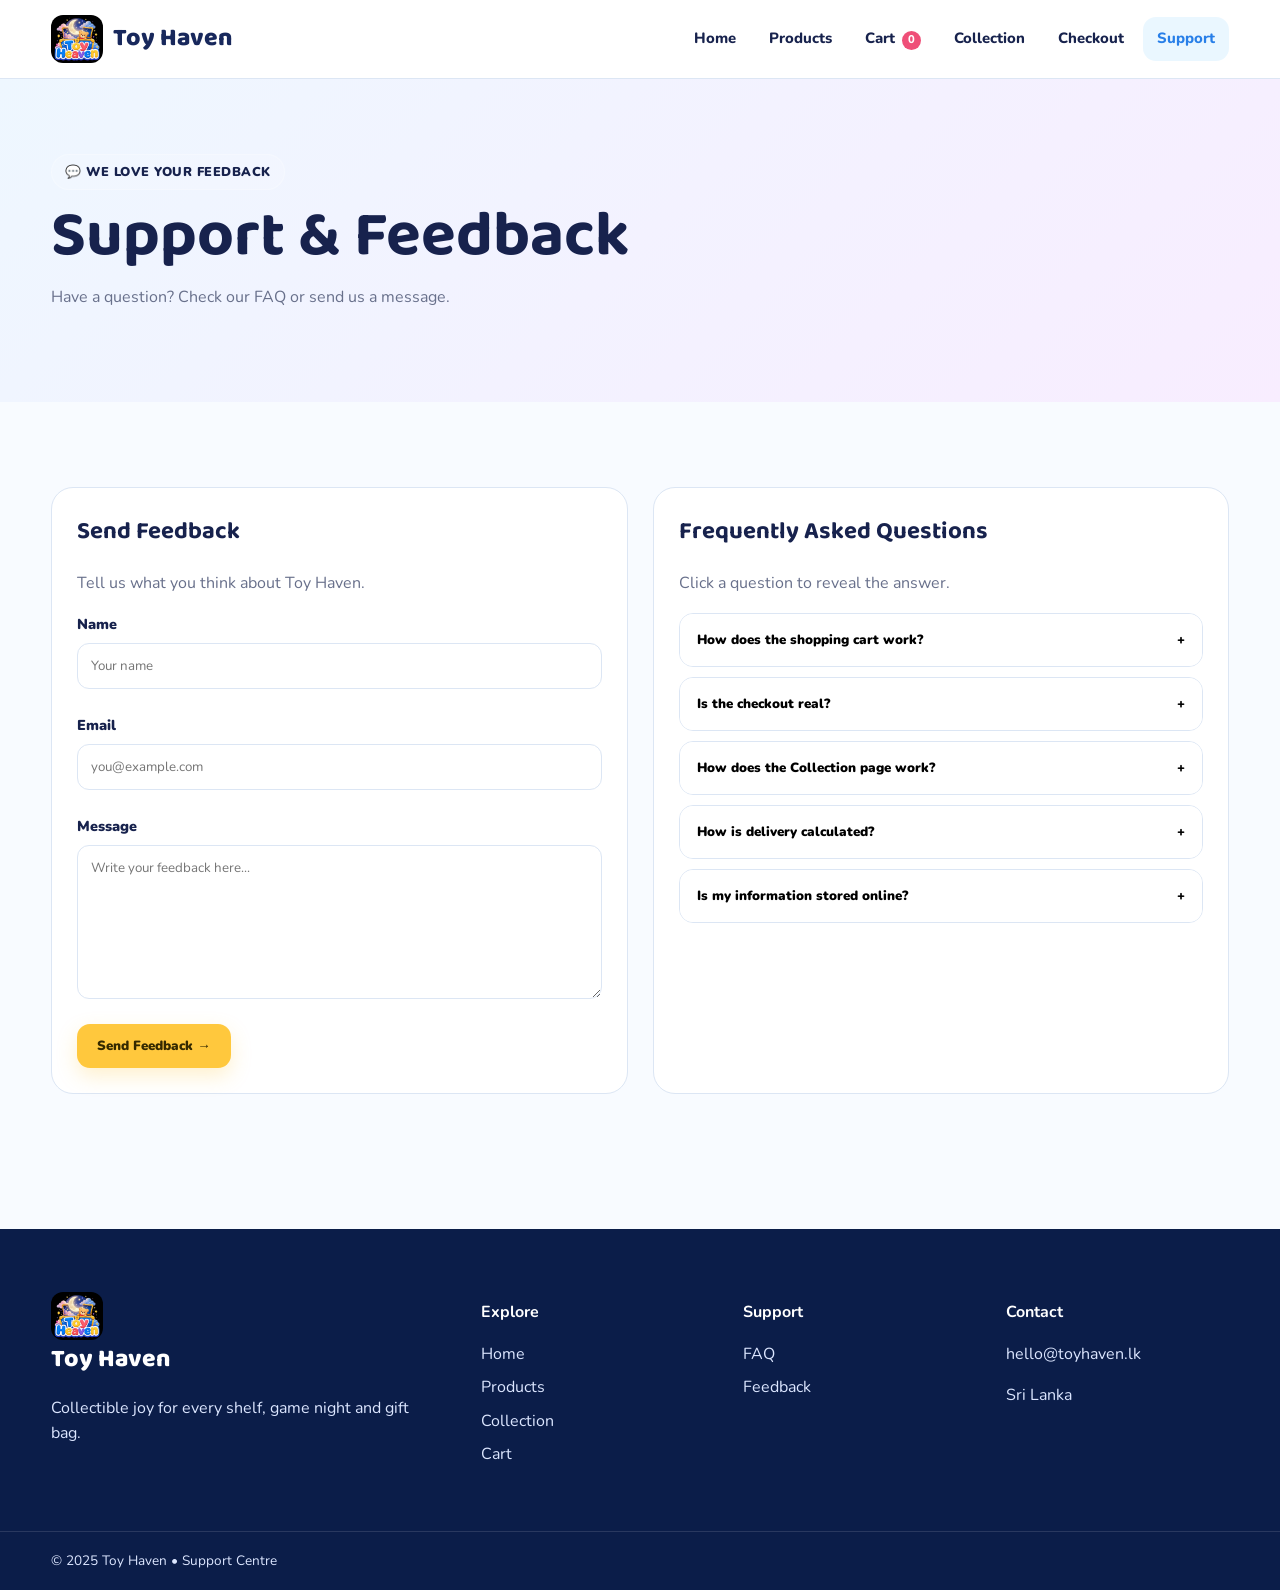
<file: support.html>
<!DOCTYPE html>
<html lang="en">

<head>

    <meta charset="UTF-8">
    <meta name="viewport" content="width=device-width, initial-scale=1.0">
    <meta name="description" content="Send feedback to Toy Haven and read answers to common questions.">
    <meta name="theme-color" content="#18285c">
    <title>Support &amp; Feedback | Toy Haven</title>
    <link rel="icon" href="favicon.png" type="image/png">
    <link rel="apple-touch-icon" href="icon-192.png">
    <link rel="manifest" href="manifest.webmanifest">
    <link rel="stylesheet" href="style.css">

</head>

<body>

<header class="site-header">

<div class="container nav-container">

<a href="index.html"
class="logo-link">

<img src="Logo.jpeg"
alt="Toy Haven Logo">

<span>Toy Haven</span>

</a>

<button class="menu-button"
id="menuButton" aria-label="Open navigation">
☰
</button>

<nav class="navigation"
id="navigation">

<a href="index.html">Home</a>

<a href="products.html">Products</a>

<a href="cart.html">
Cart
<span class="cart-badge">0</span>
</a>

<a href="wishlist.html">
Collection
</a>

<a href="checkout.html">
Checkout
</a>

<a href="support.html"
class="active">
Support
</a>

</nav>

</div>

</header>


<main>

<section class="page-banner">

<div class="container">

<span class="eyebrow">
💬 WE LOVE YOUR FEEDBACK
</span>

<h1>
Support & Feedback
</h1>

<p>
Have a question? Check our FAQ or
send us a message.
</p>

</div>

</section>


<section class="section">

<div class="container support-grid">


<div class="form-panel">

<h2>
Send Feedback
</h2>

<p class="muted">
Tell us what you think about Toy Haven.
</p>


<div id="feedbackSuccess"
class="success-message">

Thank you!
Your feedback has been saved successfully.

</div>


<form id="feedbackForm"
novalidate>


<div class="form-field">

<label for="feedbackName">
Name
</label>

<input
id="feedbackName"
name="name"
type="text"
required
placeholder="Your name">

<small class="form-error"
id="feedbackNameError">
</small>

</div>


<div class="form-field">

<label for="feedbackEmail">
Email
</label>

<input
id="feedbackEmail"
name="email"
type="email"
required
placeholder="you@example.com">

<small class="form-error"
id="feedbackEmailError">
</small>

</div>


<div class="form-field">

<label for="feedbackMessage">
Message
</label>

<textarea
id="feedbackMessage"
name="message"
rows="7"
required
placeholder="Write your feedback here..."></textarea>

<small class="form-error"
id="feedbackMessageError">
</small>

</div>


<button type="submit"
class="button button-primary">

Send Feedback →

</button>

</form>

</div>


<!-- FAQ -->

<div class="form-panel">

<h2>
Frequently Asked Questions
</h2>

<p class="muted">
Click a question to reveal the answer.
</p>


<div class="faq-list">


<div class="faq-item">

<button class="faq-question">

How does the shopping cart work?

<span>+</span>

</button>

<div class="faq-answer">

Products can be added from the Products page.
The cart quantity and products are stored
using localStorage so they remain after
refreshing the page.

</div>

</div>


<div class="faq-item">

<button class="faq-question">

Is the checkout real?

<span>+</span>

</button>

<div class="faq-answer">

No. The checkout is a front-end simulation
created for the academic project. No real
payment is processed.

</div>

</div>


<div class="faq-item">

<button class="faq-question">

How does the Collection page work?

<span>+</span>

</button>

<div class="faq-answer">

Click the heart icon on a product to add it
to your collection. You can then mark the
product as Interested, Owned or Not Interested.

</div>

</div>


<div class="faq-item">

<button class="faq-question">

How is delivery calculated?

<span>+</span>

</button>

<div class="faq-answer">

The demonstration uses LKR 500 delivery
for orders below LKR 15,000. Orders of
LKR 15,000 or more receive free simulated
delivery.

</div>

</div>


<div class="faq-item">

<button class="faq-question">

Is my information stored online?

<span>+</span>

</button>

<div class="faq-answer">

No. This academic front-end demonstration
stores form and shopping information in
the browser's localStorage.

</div>

</div>


</div>

</div>

</div>

</section>

</main>


<footer class="footer">

<div class="container footer-grid">

<div>

<a href="index.html"
class="logo-link footer-logo">

<img src="Logo.jpeg"
alt="Toy Haven Logo">

<span>Toy Haven</span>

</a>

<p>
Collectible joy for every shelf,
game night and gift bag.
</p>

</div>


<div>

<h3>Explore</h3>

<a href="index.html">Home</a>
<a href="products.html">Products</a>
<a href="wishlist.html">Collection</a>
<a href="cart.html">Cart</a>

</div>


<div>

<h3>Support</h3>

<a href="support.html">FAQ</a>
<a href="#feedbackForm">Feedback</a>

</div>


<div>

<h3>Contact</h3>

<p>
hello@toyhaven.lk
</p>

<p>
Sri Lanka
</p>

</div>

</div>


<div class="footer-bottom">

<div class="container">

© 2025 Toy Haven • Support Centre

</div>

</div>

</footer>


<div class="toast"
id="toast">
</div>


<script src="products.js"></script>
<script src="app.js"></script>


<script>

document.addEventListener("DOMContentLoaded", function () {


    /* FAQ */

    document.querySelectorAll(".faq-question")
        .forEach(function (button) {

            button.addEventListener(
                "click",
                function () {

                    const item =
                        button.parentElement;

                    item.classList.toggle("open");

                }
            );

        });


    /* FEEDBACK */

    document.getElementById("feedbackForm")
        .addEventListener("submit", function (event) {

            event.preventDefault();


            document.getElementById(
                "feedbackNameError"
            ).textContent = "";

            document.getElementById(
                "feedbackEmailError"
            ).textContent = "";

            document.getElementById(
                "feedbackMessageError"
            ).textContent = "";


            const name =
                document.getElementById(
                    "feedbackName"
                ).value.trim();


            const email =
                document.getElementById(
                    "feedbackEmail"
                ).value.trim();


            const message =
                document.getElementById(
                    "feedbackMessage"
                ).value.trim();


            let valid = true;


            if (name.length < 2) {

                document.getElementById(
                    "feedbackNameError"
                ).textContent =
                    "Please enter your name.";

                valid = false;

            }


            if (!/^\S+@\S+\.\S+$/.test(email)) {

                document.getElementById(
                    "feedbackEmailError"
                ).textContent =
                    "Please enter a valid email.";

                valid = false;

            }


            if (message.length < 10) {

                document.getElementById(
                    "feedbackMessageError"
                ).textContent =
                    "Please enter at least 10 characters.";

                valid = false;

            }


            if (!valid) return;


            const feedback =
                ToyHaven.read(
                    ToyHaven.KEYS.feedback,
                    []
                );


            feedback.unshift({

                name: name,

                email: email,

                message: message,

                date:
                    new Date().toISOString()

            });


            ToyHaven.write(
                ToyHaven.KEYS.feedback,
                feedback
            );


            this.reset();


            document.getElementById(
                "feedbackSuccess"
            ).classList.add("show");


            ToyHaven.showToast(
                "Feedback submitted successfully!"
            );

        });

});

</script>

</body>
</html>
</file>
<file: style.css>
@import url('https://fonts.googleapis.com/css2?family=Baloo+2:wght@500;600;700;800&family=Nunito:wght@400;600;700;800;900&display=swap');

:root {

    --navy: #18285c;
    --blue: #287fe8;
    --sky: #eaf7ff;

    --pink: #ef4f78;
    --pink-light: #fff0f5;

    --yellow: #ffc83d;
    --orange: #ff8b3d;

    --purple: #7651d6;
    --green: #2fb890;

    --white: #ffffff;

    --background: #f8fbff;

    --text: #17224d;
    --muted: #68708b;

    --border: #dce6f4;

    --shadow:
        0 18px 45px
        rgba(30, 55, 105, 0.12);

    --radius: 22px;

}


* {
    box-sizing: border-box;
}


html {
    scroll-behavior: smooth;
}


body {

    margin: 0;

    font-family:
        "Nunito",
        sans-serif;

    background:
        var(--background);

    color:
        var(--text);

    line-height: 1.6;

}


img {
    max-width: 100%;
    display: block;
}


a {
    text-decoration: none;
    color: inherit;
}


button,
input,
textarea,
select {
    font-family: inherit;
}


button {
    cursor: pointer;
}


.container {

    width:
        min(1180px, 92%);

    margin:
        0 auto;

}


.site-header {

    position: sticky;

    top: 0;

    z-index: 1000;

    background:
        rgba(255,255,255,0.95);

    backdrop-filter:
        blur(15px);

    border-bottom:
        1px solid var(--border);

}


.nav-container {

    min-height: 78px;

    display:
        flex;

    align-items:
        center;

    justify-content:
        space-between;

}


.logo-link {

    display:
        flex;

    align-items:
        center;

    gap: 10px;

    font-family:
        "Baloo 2",
        sans-serif;

    font-size:
        1.55rem;

    font-weight:
        800;

    color:
        var(--navy);

}


.logo-link img {

    width:
        52px;

    height:
        48px;

    object-fit:
        cover;

    border-radius:
        12px;

}


.navigation {

    display:
        flex;

    align-items:
        center;

    gap: 5px;

}


.navigation a {

    padding:
        10px 14px;

    border-radius:
        13px;

    font-weight:
        800;

    font-size:
        .93rem;

}


.navigation a:hover,
.navigation a.active {

    background:
        var(--sky);

    color:
        var(--blue);

}


.menu-button {

    display:
        none;

    border:
        none;

    background:
        var(--navy);

    color:
        white;

    width:
        45px;

    height:
        45px;

    border-radius:
        13px;

    font-size:
        1.4rem;

}


.cart-badge {

    background:
        var(--pink);

    color:
        white;

    border-radius:
        50%;

    min-width:
        19px;

    height:
        19px;

    display:
        inline-grid;

    place-items:
        center;

    font-size:
        .7rem;

    margin-left:
        3px;

}


.promotion-bar {

    overflow:
        hidden;

    white-space:
        nowrap;

    background:
        var(--navy);

    color:
        white;

}


.promotion-track {

    display:
        flex;

    width:
        max-content;

    animation:
        promotionMove 25s linear infinite;

}


.promotion-track span {

    padding:
        11px 35px;

    font-size:
        .85rem;

    font-weight:
        800;

}


@keyframes promotionMove {

    from {
        transform:
            translateX(0);
    }

    to {
        transform:
            translateX(-50%);
    }

}


/* HERO */

.hero {

    background:
        linear-gradient(
            135deg,
            #18285c,
            #287fe8
        );

    color:
        white;

    overflow:
        hidden;

}


.hero-grid {

    min-height:
        650px;

    display:
        grid;

    grid-template-columns:
        1.1fr .9fr;

    align-items:
        center;

    gap:
        40px;

}


.hero-content {

    padding:
        70px 0;

}


.eyebrow {

    display:
        inline-block;

    padding:
        7px 13px;

    border-radius:
        50px;

    background:
        rgba(255,255,255,.15);

    border:
        1px solid
        rgba(255,255,255,.25);

    font-size:
        .8rem;

    font-weight:
        900;

    letter-spacing:
        .04em;

}


.hero h1 {

    font-family:
        "Baloo 2",
        sans-serif;

    font-size:
        clamp(3.2rem, 7vw, 5.7rem);

    line-height:
        .9;

    margin:
        22px 0;

}


.hero h1 span {

    color:
        var(--yellow);

}


.hero p {

    max-width:
        600px;

    font-size:
        1.1rem;

    color:
        #dce8ff;

}


.hero-buttons {

    display:
        flex;

    flex-wrap:
        wrap;

    gap:
        12px;

    margin-top:
        25px;

}


.button {

    display:
        inline-flex;

    align-items:
        center;

    justify-content:
        center;

    gap:
        8px;

    padding:
        13px 20px;

    border:
        none;

    border-radius:
        13px;

    font-weight:
        900;

    transition:
        .25s;

}


.button:hover {

    transform:
        translateY(-3px);

}


.button-primary {

    background:
        var(--yellow);

    color:
        #342900;

    box-shadow:
        0 8px 20px
        rgba(255,200,61,.25);

}


.button-secondary {

    background:
        rgba(255,255,255,.12);

    color:
        white;

    border:
        1px solid
        rgba(255,255,255,.3);

}


.button-outline {

    background:
        transparent;

    border:
        1px solid var(--border);

    color:
        var(--navy);

}


.button-light {

    background:
        white;

    color:
        var(--navy);

}


.full-button {

    width:
        100%;

    margin-top:
        10px;

}


.hero-features {

    display:
        flex;

    gap:
        35px;

    margin-top:
        40px;

}


.hero-features div {

    display:
        flex;

    flex-direction:
        column;

}


.hero-features strong {

    font-family:
        "Baloo 2";

    font-size:
        1.6rem;

    color:
        var(--yellow);

}


.hero-features span {

    font-size:
        .8rem;

    color:
        #dbe6ff;

}


.hero-visual {

    min-height:
        500px;

    position:
        relative;

    display:
        grid;

    place-items:
        center;

}


.hero-circle {

    width:
        430px;

    height:
        430px;

    border-radius:
        50%;

    background:
        radial-gradient(
            circle,
            #ffd96b,
            #ff8b3d
        );

    box-shadow:
        0 0 100px
        rgba(255,200,61,.25);

}


.hero-toy {

    position:
        absolute;

    width:
        330px;

    animation:
        floatToy 4s ease-in-out infinite;

}


@keyframes floatToy {

    0%,100% {
        transform:
            translateY(0)
            rotate(-2deg);
    }

    50% {
        transform:
            translateY(-18px)
            rotate(2deg);
    }

}


.floating-card {

    position:
        absolute;

    background:
        white;

    color:
        var(--navy);

    padding:
        13px 18px;

    border-radius:
        15px;

    box-shadow:
        var(--shadow);

    font-weight:
        900;

}


.floating-card-one {

    top:
        80px;

    right:
        0;

}


.floating-card-two {

    bottom:
        80px;

    left:
        0;

}


.section {

    padding:
        85px 0;

}


.light-section {

    background:
        #eef7ff;

}


.section-heading {

    display:
        flex;

    align-items:
        end;

    justify-content:
        space-between;

    gap:
        20px;

    margin-bottom:
        35px;

}


.section-heading h2 {

    font-family:
        "Baloo 2";

    font-size:
        2.7rem;

    line-height:
        1;

    margin:
        6px 0;

}


.section-heading p {

    margin:
        0;

    color:
        var(--muted);

}


.small-title {

    color:
        var(--blue);

    font-size:
        .75rem;

    font-weight:
        900;

    letter-spacing:
        .12em;

}


.text-link {

    color:
        var(--blue);

    font-weight:
        900;

}


.category-grid {

    display:
        grid;

    grid-template-columns:
        repeat(4,1fr);

    gap:
        18px;

}


.category-card {

    min-height:
        210px;

    border-radius:
        25px;

    padding:
        25px;

    color:
        white;

    display:
        flex;

    flex-direction:
        column;

    justify-content:
        flex-end;

    position:
        relative;

    overflow:
        hidden;

    box-shadow:
        var(--shadow);

    transition:
        .3s;

}


.category-card:hover {

    transform:
        translateY(-8px);

}


.category-card h3 {

    font-family:
        "Baloo 2";

    font-size:
        1.7rem;

    margin:
        8px 0 0;

}


.category-card p {

    margin:
        0;

    opacity:
        .9;

}


.category-icon {

    font-size:
        3rem;

}


.category-purple {

    background:
        linear-gradient(
            135deg,
            #7651d6,
            #e45d92
        );

}


.category-blue {

    background:
        linear-gradient(
            135deg,
            #168dca,
            #287fe8
        );

}


.category-orange {

    background:
        linear-gradient(
            135deg,
            #ff8b3d,
            #ef4f78
        );

}


.category-green {

    background:
        linear-gradient(
            135deg,
            #168e7a,
            #2fb890
        );

}


.daily-product {

    display:
        grid;

    grid-template-columns:
        1fr 1fr;

    overflow:
        hidden;

    border-radius:
        30px;

    background:
        white;

    border:
        1px solid
        #ffe0a2;

    box-shadow:
        var(--shadow);

}


.daily-image {

    min-height:
        420px;

    background:
        linear-gradient(
            135deg,
            #ffd96b,
            #ff9b54
        );

    display:
        grid;

    place-items:
        center;

}


.daily-image img {

    width:
        70%;

    max-width:
        400px;

}


.daily-content {

    padding:
        55px;

    display:
        flex;

    flex-direction:
        column;

    justify-content:
        center;

}


.daily-content h2 {

    font-family:
        "Baloo 2";

    font-size:
        3rem;

    line-height:
        1;

    margin:
        12px 0;

}


.daily-content p {

    color:
        var(--muted);

}


.product-badge {

    display:
        inline-block;

    width:
        fit-content;

    padding:
        5px 10px;

    background:
        #fff0c9;

    color:
        #805500;

    border-radius:
        30px;

    font-size:
        .75rem;

    font-weight:
        900;

}


.category-text {

    display:
        block;

    color:
        var(--muted);

    font-size:
        .8rem;

    font-weight:
        800;

    margin-top:
        8px;

}


.large-price {

    font-family:
        "Baloo 2";

    font-size:
        1.8rem;

    font-weight:
        900;

    color:
        var(--navy);

    margin:
        12px 0;

}


.product-grid {

    display:
        grid;

    grid-template-columns:
        repeat(4,1fr);

    gap:
        20px;

}


.product-card {

    background:
        white;

    border:
        1px solid
        var(--border);

    border-radius:
        22px;

    overflow:
        hidden;

    box-shadow:
        0 8px 25px
        rgba(30,55,105,.06);

    transition:
        .3s;

}


.product-card:hover {

    transform:
        translateY(-7px);

    box-shadow:
        var(--shadow);

}


.product-image {

    aspect-ratio:
        1/.85;

    background:
        #edf6ff;

    overflow:
        hidden;

}


.product-image img {

    width:
        100%;

    height:
        100%;

    object-fit:
        cover;

    transition:
        .4s;

}


.product-card:hover
.product-image img {

    transform:
        scale(1.05);

}


.product-content {

    padding:
        18px;

}


.product-top {

    display:
        flex;

    align-items:
        center;

    justify-content:
        space-between;

    gap:
        8px;

}


.product-card h3 {

    font-size:
        1.1rem;

    margin:
        10px 0 4px;

}


.rating {

    color:
        #f5a400;

    font-size:
        .85rem;

    font-weight:
        900;

}


.rating span {

    color:
        var(--muted);

}


.product-price {

    font-family:
        "Baloo 2";

    font-size:
        1.45rem;

    font-weight:
        900;

    color:
        var(--navy);

    margin-top:
        5px;

}


.card-actions {

    display:
        flex;

    gap:
        7px;

    margin-top:
        13px;

}


.icon-button {

    width:
        42px;

    height:
        42px;

    border:
        none;

    border-radius:
        12px;

    background:
        var(--sky);

    color:
        var(--blue);

    font-size:
        1.1rem;

    font-weight:
        900;

}


/* OFFERS */

.offers-grid {

    display:
        grid;

    grid-template-columns:
        1.2fr .8fr;

    gap:
        20px;

}


.offer-card {

    min-height:
        270px;

    padding:
        35px;

    border-radius:
        28px;

    color:
        white;

    display:
        flex;

    flex-direction:
        column;

    justify-content:
        flex-end;

}


.offer-card span {

    font-size:
        .75rem;

    font-weight:
        900;

    letter-spacing:
        .1em;

}


.offer-card h3 {

    font-family:
        "Baloo 2";

    font-size:
        2rem;

    margin:
        7px 0;

}


.offer-card p {

    max-width:
        600px;

}


.offer-pink {

    background:
        linear-gradient(
            135deg,
            #ef4f78,
            #7651d6
        );

}


.offer-blue {

    background:
        linear-gradient(
            135deg,
            #187ec0,
            #2fb890
        );

}



.newsletter-section {

    padding:
        70px 0;

    background:
        var(--navy);

    color:
        white;

}


.newsletter-box {

    display:
        flex;

    align-items:
        center;

    justify-content:
        space-between;

    gap:
        40px;

}


.newsletter-box h2 {

    font-family:
        "Baloo 2";

    font-size:
        2.7rem;

    margin:
        5px 0;

}


.newsletter-box p {

    color: #cbd8f7;

}


.newsletter-form {
    display:flex;
    gap: 8px;
    min-width: 360px;
}


.newsletter-form input {
    flex:1;
    min-width:0;
    padding:13px;
    border:none;
    border-radius:12px;
}


.newsletter-form button {
    border:none;
    background:var(--yellow);
    padding:0 18px;
    border-radius:12px;
    font-weight:900;
}


.page-banner {
    padding:75px 0;
    background:linear-gradient( 135deg,#eef7ff,#f8edff);
}


.page-banner h1 {

    font-family:
        "Baloo 2";

    font-size:
        4rem;

    line-height:
        1;

    margin:
        15px 0 10px;

}


.page-banner p {

    color:
        var(--muted);

    max-width:
        650px;

}


.product-toolbar {

    display:
        flex;

    flex-wrap:
        wrap;

    gap:
        15px;

    background:
        white;

    border:
        1px solid var(--border);

    padding:
        16px;

    border-radius:
        20px;

    margin-bottom:
        30px;

}


.product-toolbar input {

    flex:
        1;

    min-width:
        240px;

    border:
        1px solid var(--border);

    border-radius:
        12px;

    padding:
        13px;

    outline:
        none;

}


.filter-buttons {

    display:
        flex;

    gap:
        7px;

    flex-wrap:
        wrap;

}


.filter-button {

    border:
        none;

    background:
        #edf4fc;

    color:
        var(--text);

    padding:
        10px 13px;

    border-radius:
        11px;

    font-weight:
        900;

}


.filter-button.active {

    background:
        var(--navy);

    color:
        white;

}


.cart-layout {

    display:
        grid;

    grid-template-columns:
        1.5fr .6fr;

    gap:
        25px;

}


.cart-panel,
.summary-panel,
.form-panel {

    background:
        white;

    border:
        1px solid var(--border);

    border-radius:
        22px;

    padding:
        25px;

}


.summary-panel {

    height:
        max-content;

    position:
        sticky;

    top:
        100px;

}


.summary-panel h2,
.cart-panel h2,
.form-panel h2 {

    font-family:
        "Baloo 2";

    margin-top:
        0;

}


.summary-row {

    display:
        flex;

    justify-content:
        space-between;

    gap:
        10px;

    padding:
        10px 0;

}


.summary-total {

    display:
        flex;

    justify-content:
        space-between;

    font-size:
        1.25rem;

    font-weight:
        900;

    padding:
        17px 0;

}


.summary-note {

    color:
        var(--muted);

    font-size:
        .85rem;

}


.cart-item {

    display:
        grid;

    grid-template-columns:
        90px 1fr auto auto;

    align-items:
        center;

    gap:
        15px;

    padding:
        16px 0;

    border-bottom:
        1px solid var(--border);

}


.cart-item img {

    width:
        90px;

    height:
        75px;

    object-fit:
        cover;

    border-radius:
        14px;

}


.cart-product h3 {

    margin:
        0;

    font-size:
        1rem;

}


.cart-product p {

    color:
        var(--muted);

    margin:
        2px 0;

    font-size:
        .8rem;

}


.quantity-control {

    display:
        flex;

    align-items:
        center;

    border:
        1px solid var(--border);

    border-radius:
        11px;

    overflow:
        hidden;

}


.quantity-control button {

    border:
        none;

    width:
        35px;

    height:
        35px;

    background:
        #f1f6fb;

}


.quantity-control span {

    width:
        35px;

    text-align:
        center;

    font-weight:
        900;

}


.cart-subtotal {

    font-family:
        "Baloo 2";

}


.form-grid {

    display:
        grid;

    grid-template-columns:
        1fr 1fr;

    gap:
        18px;

}


.form-field {

    display:
        flex;

    flex-direction:
        column;

    gap:
        7px;

}


.form-field.full {

    grid-column:
        1 / -1;

}


.form-field label {

    font-weight:
        900;

    font-size:
        .9rem;

}


.form-field input,
.form-field textarea,
.form-field select {

    width:
        100%;

    padding:
        13px;

    border:
        1px solid var(--border);

    border-radius:
        12px;

    outline:
        none;

    resize:
        vertical;

}


.form-field input:focus,
.form-field textarea:focus {

    border-color:
        var(--blue);

    box-shadow:
        0 0 0 4px
        rgba(40,127,232,.1);

}


.form-error {

    color:
        #d6294f;

    min-height:
        18px;

    font-size:
        .78rem;

    font-weight:
        800;

}


.information-box {

    padding:
        15px;

    margin:
        20px 0;

    border-radius:
        13px;

    background:
        #eef8ff;

    color:
        #195887;

    font-weight:
        700;

}


.payment-options {

    display:
        flex;

    gap:
        12px;

}


.payment-option {

    flex:
        1;

    border:
        1px solid var(--border);

    border-radius:
        15px;

    padding:
        15px;

    cursor:
        pointer;

}


.payment-option:has(
    input:checked
) {

    border-color:
        var(--blue);

    background:
        #eef8ff;

}

.success-panel {

    display:
        none;

    background:
        white;

    border:
        1px solid var(--border);

    border-radius:
        22px;

    padding:
        50px;

    text-align:
        center;

}


.success-panel.show {

    display:
        block;

}


.success-icon {

    width:
        80px;

    height:
        80px;

    margin:
        auto;

    display:
        grid;

    place-items:
        center;

    border-radius:
        50%;

    background:
        #dff8ed;

    color:
        #15976d;

    font-size:
        2.5rem;

    font-weight:
        900;

    animation:
        successPop .5s ease;

}


@keyframes successPop {

    from {
        transform:
            scale(.4);
    }

    to {
        transform:
            scale(1);
    }

}

.wishlist-grid {

    display:
        grid;

    grid-template-columns:
        repeat(3,1fr);

    gap:
        20px;

}


.wishlist-card {

    background:
        white;

    border:
        1px solid var(--border);

    border-radius:
        22px;

    overflow:
        hidden;

}


.wishlist-card > img {

    width:
        100%;

    aspect-ratio:
        1/.8;

    object-fit:
        cover;

}


.wishlist-content {

    padding:
        20px;

}


.wishlist-content h3 {

    margin:
        8px 0;

}


.status-select {

    width:
        100%;

    margin-top:
        7px;

    padding:
        11px;

    border:
        1px solid var(--border);

    border-radius:
        11px;

}


.support-grid {

    display:
        grid;

    grid-template-columns:
        1fr 1fr;

    gap:
        25px;

}


.success-message {

    display:
        none;

    padding:
        13px;

    margin-bottom:
        18px;

    border-radius:
        12px;

    background:
        #dff8ed;

    color:
        #147958;

    font-weight:
        800;

}


.success-message.show {

    display:
        block;

}


.faq-list {

    display:
        grid;

    gap:
        10px;

}


.faq-item {

    border:
        1px solid var(--border);

    border-radius:
        14px;

    overflow:
        hidden;

}


.faq-question {

    width:
        100%;

    border:
        none;

    background:
        white;

    padding:
        17px;

    display:
        flex;

    justify-content:
        space-between;

    text-align:
        left;

    font-weight:
        900;

}


.faq-answer {

    display:
        none;

    padding:
        0 17px 17px;

    color:
        var(--muted);

}


.faq-item.open
.faq-answer {

    display:
        block;

}


/* EMPTY */

.empty-state {

    text-align:
        center;

    padding:
        50px 20px;

    grid-column:
        1 / -1;

}


.empty-icon {

    font-size:
        3rem;

}


.empty-state h3 {

    font-family:
        "Baloo 2";

    font-size:
        1.8rem;

}


.modal-overlay {

    position:
        fixed;

    inset:
        0;

    background:
        rgba(7,17,43,.7);

    display:
        none;

    place-items:
        center;

    z-index:
        2000;

    padding:
        20px;

}


.modal-overlay.show {

    display:
        grid;

}


.product-modal {

    width:
        min(800px,100%);

    max-height:
        90vh;

    overflow:
        auto;

    background:
        white;

    border-radius:
        25px;

    position:
        relative;

}


.modal-close {

    position:
        absolute;

    top:
        12px;

    right:
        12px;

    z-index:
        2;

    width:
        40px;

    height:
        40px;

    border:
        none;

    border-radius:
        50%;

    background:
        white;

    font-size:
        1.5rem;

}


.modal-grid {

    display:
        grid;

    grid-template-columns:
        1fr 1fr;

}


.modal-image {

    background:
        #edf6ff;

}


.modal-image img {

    width:
        100%;

    height:
        100%;

    min-height:
        350px;

    object-fit:
        cover;

}


.modal-details {

    padding:
        40px;

}


.modal-details h2 {

    font-family:
        "Baloo 2";

    font-size:
        2.5rem;

    line-height:
        1;

}


.footer {

    margin-top:
        50px;

    background:
        #0b1d49;

    color:
        #dce6ff;

}


.footer-grid {

    display:
        grid;

    grid-template-columns:
        1.4fr .8fr .8fr .8fr;

    gap:
        40px;

    padding:
        55px 0;

}


.footer-logo {

    color:
        white;

}


.footer-grid h3 {

    color:
        white;

    font-size:
        1rem;

}


.footer-grid a {

    display:
        block;

    margin:
        8px 0;

}


.footer-grid a:hover {

    color:
        white;

}


.footer-bottom {

    border-top:
        1px solid
        rgba(255,255,255,.12);

    padding:
        18px 0;

    font-size:
        .85rem;

}

.toast {

    position:
        fixed;

    right:
        20px;

    bottom:
        20px;

    background:
        var(--navy);

    color:
        white;

    padding:
        14px 20px;

    border-radius:
        13px;

    box-shadow:
        var(--shadow);

    transform:
        translateY(120px);

    opacity:
        0;

    transition:
        .3s;

    z-index:
        5000;

}


.toast.show {

    transform:
        translateY(0);

    opacity:
        1;

}


.muted {

    color:
        var(--muted);

}


.disabled {

    opacity:
        .45;

    pointer-events:
        none;

}


/* RESPONSIVE */

@media (max-width: 1000px) {

    .menu-button {
        display: block;
    }


    .navigation {

        position:
            absolute;

        top:
            78px;

        left:
            0;

        right:
            0;

        background:
            white;

        display:
            none;

        flex-direction:
            column;

        align-items:
            stretch;

        padding:
            15px 4%;

        border-bottom:
            1px solid var(--border);

    }


    .navigation.open {
        display: flex;
    }


    .hero-grid,
    .daily-product,
    .cart-layout,
    .support-grid {

        grid-template-columns:
            1fr;

    }


    .product-grid {

        grid-template-columns:
            repeat(2,1fr);

    }


    .category-grid {

        grid-template-columns:
            repeat(2,1fr);

    }


    .wishlist-grid {

        grid-template-columns:
            repeat(2,1fr);

    }


    .footer-grid {

        grid-template-columns:
            repeat(2,1fr);

    }


    .summary-panel {

        position:
            static;

    }

}


@media (max-width: 650px) {

    .hero-content {

        padding:
            60px 0 20px;

    }


    .hero h1 {

        font-size:
            3.4rem;

    }


    .hero-features {

        gap:
            18px;

        flex-wrap:
            wrap;

    }


    .hero-circle {

        width:
            300px;

        height:
            300px;

    }


    .hero-toy {

        width:
            240px;

    }


    .floating-card {

        display:
            none;

    }


    .section {

        padding:
            60px 0;

    }


    .section-heading {

        align-items:
            flex-start;

        flex-direction:
            column;

    }


    .section-heading h2 {

        font-size:
            2.3rem;

    }


    .category-grid,
    .product-grid,
    .wishlist-grid,
    .offers-grid {

        grid-template-columns:
            1fr;

    }


    .daily-content {

        padding:
            30px;

    }


    .daily-content h2 {

        font-size:
            2.4rem;

    }


    .page-banner h1 {

        font-size:
            2.8rem;

    }


    .form-grid {

        grid-template-columns:
            1fr;

    }


    .form-field.full {

        grid-column:
            auto;

    }


    .payment-options {

        flex-direction:
            column;

    }


    .newsletter-box {

        flex-direction:
            column;

        align-items:
            flex-start;

    }


    .newsletter-form {

        min-width:
            100%;

    }


    .cart-item {

        grid-template-columns:
            70px 1fr;

    }


    .quantity-control {

        grid-column:
            2;

    }


    .cart-subtotal {

        grid-column:
            2;

    }


    .modal-grid {

        grid-template-columns:
            1fr;

    }


    .modal-details {

        padding:
            25px;

    }


    .footer-grid {

        grid-template-columns:
            1fr;

    }

}

/* Payment label (not a form control, so it is a span) */
.form-field .field-title {
    font-weight: 900;
    font-size: .9rem;
}
</file>
